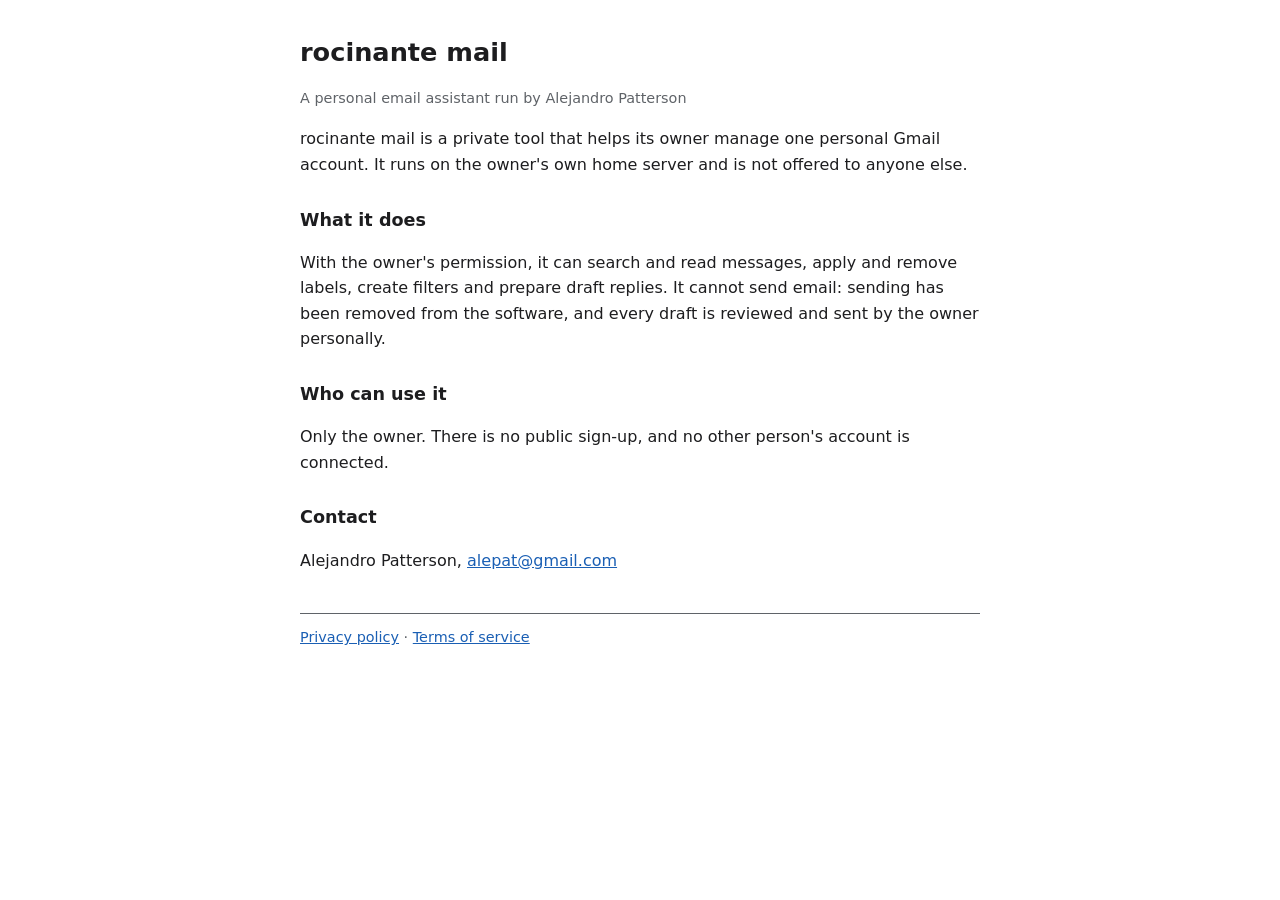
<file: index.html>
<!doctype html>
<html lang="en-AU">
<head>
<meta charset="utf-8">
<meta name="viewport" content="width=device-width, initial-scale=1">
<title>rocinante mail</title>
<link rel="stylesheet" href="style.css">
</head>
<body>
<main>
<h1>rocinante mail</h1>
<p class="meta">A personal email assistant run by Alejandro Patterson</p>

<p>rocinante mail is a private tool that helps its owner manage one personal Gmail account. It runs on the owner's own home server and is not offered to anyone else.</p>

<h2>What it does</h2>
<p>With the owner's permission, it can search and read messages, apply and remove labels, create filters and prepare draft replies. It cannot send email: sending has been removed from the software, and every draft is reviewed and sent by the owner personally.</p>

<h2>Who can use it</h2>
<p>Only the owner. There is no public sign-up, and no other person's account is connected.</p>

<h2>Contact</h2>
<p>Alejandro Patterson, <a href="mailto:alepat@gmail.com">alepat@gmail.com</a></p>

<footer><a href="privacy.html">Privacy policy</a> · <a href="terms.html">Terms of service</a></footer>
</main>
</body>
</html>
</file>
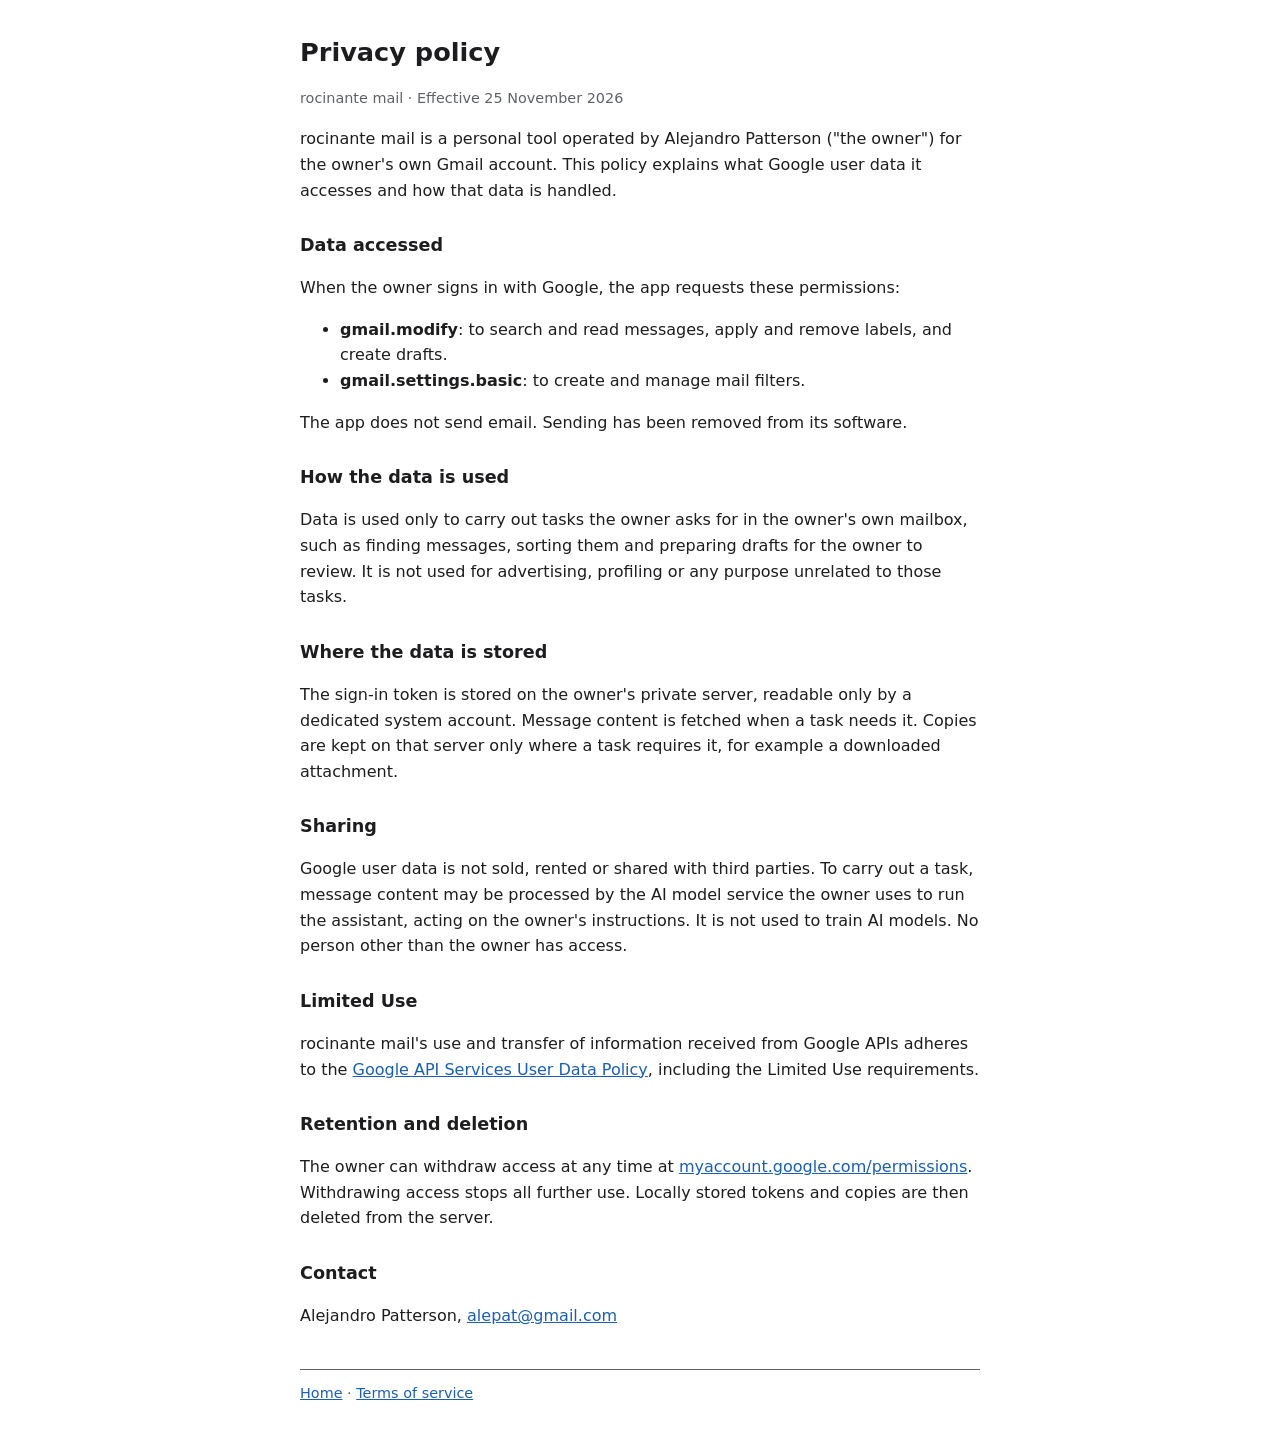
<file: privacy.html>
<!doctype html>
<html lang="en-AU">
<head>
<meta charset="utf-8">
<meta name="viewport" content="width=device-width, initial-scale=1">
<title>rocinante mail privacy</title>
<link rel="stylesheet" href="style.css">
</head>
<body>
<main>
<h1>Privacy policy</h1>
<p class="meta">rocinante mail · Effective 25 November 2026</p>

<p>rocinante mail is a personal tool operated by Alejandro Patterson ("the owner") for the owner's own Gmail account. This policy explains what Google user data it accesses and how that data is handled.</p>

<h2>Data accessed</h2>
<p>When the owner signs in with Google, the app requests these permissions:</p>
<ul>
<li><strong>gmail.modify</strong>: to search and read messages, apply and remove labels, and create drafts.</li>
<li><strong>gmail.settings.basic</strong>: to create and manage mail filters.</li>
</ul>
<p>The app does not send email. Sending has been removed from its software.</p>

<h2>How the data is used</h2>
<p>Data is used only to carry out tasks the owner asks for in the owner's own mailbox, such as finding messages, sorting them and preparing drafts for the owner to review. It is not used for advertising, profiling or any purpose unrelated to those tasks.</p>

<h2>Where the data is stored</h2>
<p>The sign-in token is stored on the owner's private server, readable only by a dedicated system account. Message content is fetched when a task needs it. Copies are kept on that server only where a task requires it, for example a downloaded attachment.</p>

<h2>Sharing</h2>
<p>Google user data is not sold, rented or shared with third parties. To carry out a task, message content may be processed by the AI model service the owner uses to run the assistant, acting on the owner's instructions. It is not used to train AI models. No person other than the owner has access.</p>

<h2>Limited Use</h2>
<p>rocinante mail's use and transfer of information received from Google APIs adheres to the <a href="https://developers.google.com/terms/api-services-user-data-policy">Google API Services User Data Policy</a>, including the Limited Use requirements.</p>

<h2>Retention and deletion</h2>
<p>The owner can withdraw access at any time at <a href="https://myaccount.google.com/permissions">myaccount.google.com/permissions</a>. Withdrawing access stops all further use. Locally stored tokens and copies are then deleted from the server.</p>

<h2>Contact</h2>
<p>Alejandro Patterson, <a href="mailto:alepat@gmail.com">alepat@gmail.com</a></p>

<footer><a href="index.html">Home</a> · <a href="terms.html">Terms of service</a></footer>
</main>
</body>
</html>
</file>
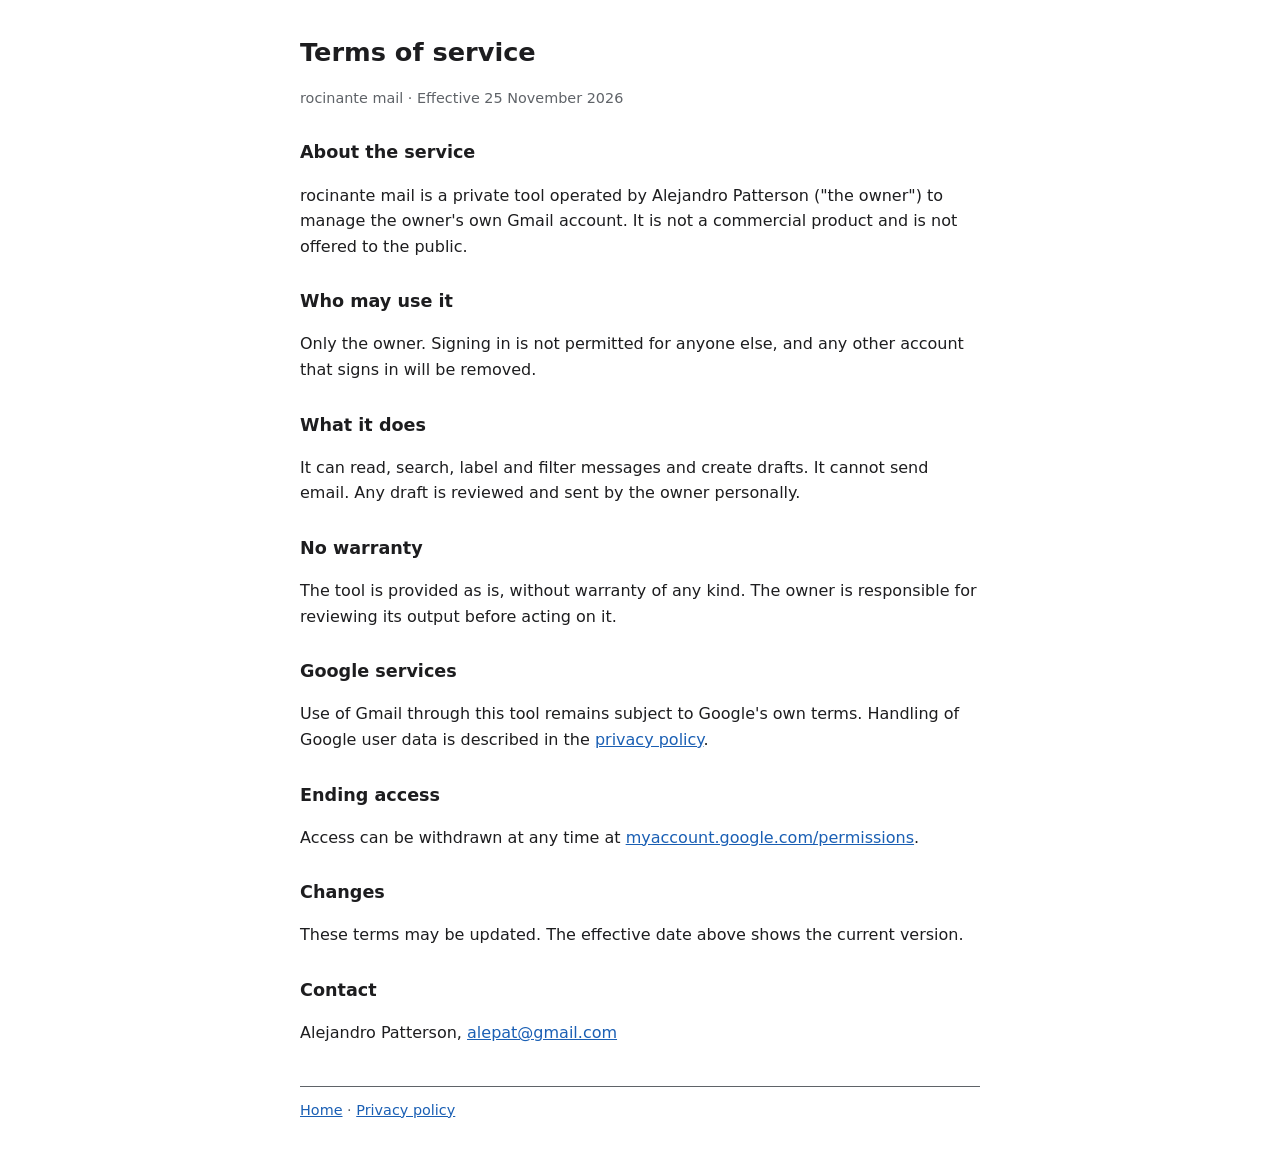
<file: terms.html>
<!doctype html>
<html lang="en-AU">
<head>
<meta charset="utf-8">
<meta name="viewport" content="width=device-width, initial-scale=1">
<title>rocinante mail terms</title>
<link rel="stylesheet" href="style.css">
</head>
<body>
<main>
<h1>Terms of service</h1>
<p class="meta">rocinante mail · Effective 25 November 2026</p>

<h2>About the service</h2>
<p>rocinante mail is a private tool operated by Alejandro Patterson ("the owner") to manage the owner's own Gmail account. It is not a commercial product and is not offered to the public.</p>

<h2>Who may use it</h2>
<p>Only the owner. Signing in is not permitted for anyone else, and any other account that signs in will be removed.</p>

<h2>What it does</h2>
<p>It can read, search, label and filter messages and create drafts. It cannot send email. Any draft is reviewed and sent by the owner personally.</p>

<h2>No warranty</h2>
<p>The tool is provided as is, without warranty of any kind. The owner is responsible for reviewing its output before acting on it.</p>

<h2>Google services</h2>
<p>Use of Gmail through this tool remains subject to Google's own terms. Handling of Google user data is described in the <a href="privacy.html">privacy policy</a>.</p>

<h2>Ending access</h2>
<p>Access can be withdrawn at any time at <a href="https://myaccount.google.com/permissions">myaccount.google.com/permissions</a>.</p>

<h2>Changes</h2>
<p>These terms may be updated. The effective date above shows the current version.</p>

<h2>Contact</h2>
<p>Alejandro Patterson, <a href="mailto:alepat@gmail.com">alepat@gmail.com</a></p>

<footer><a href="index.html">Home</a> · <a href="privacy.html">Privacy policy</a></footer>
</main>
</body>
</html>
</file>
<file: style.css>
:root { --bg: #ffffff; --fg: #1d1d1f; --muted: #5f6368; --link: #1a5fb4; }
@media (prefers-color-scheme: dark) { :root { --bg: #161618; --fg: #ececec; --muted: #a0a4a8; --link: #8ab4f8; } }
body { background: var(--bg); color: var(--fg); font: 16px/1.6 system-ui, -apple-system, "Segoe UI", sans-serif; margin: 0; padding: 32px 16px; }
main { max-width: 680px; margin: 0 auto; }
h1 { font-size: 1.6rem; margin: 0 0 4px; }
h2 { font-size: 1.1rem; margin: 28px 0 6px; }
p.meta, footer { color: var(--muted); font-size: 0.9rem; }
a { color: var(--link); }
footer { margin-top: 40px; border-top: 1px solid var(--muted); padding-top: 12px; }
</file>
